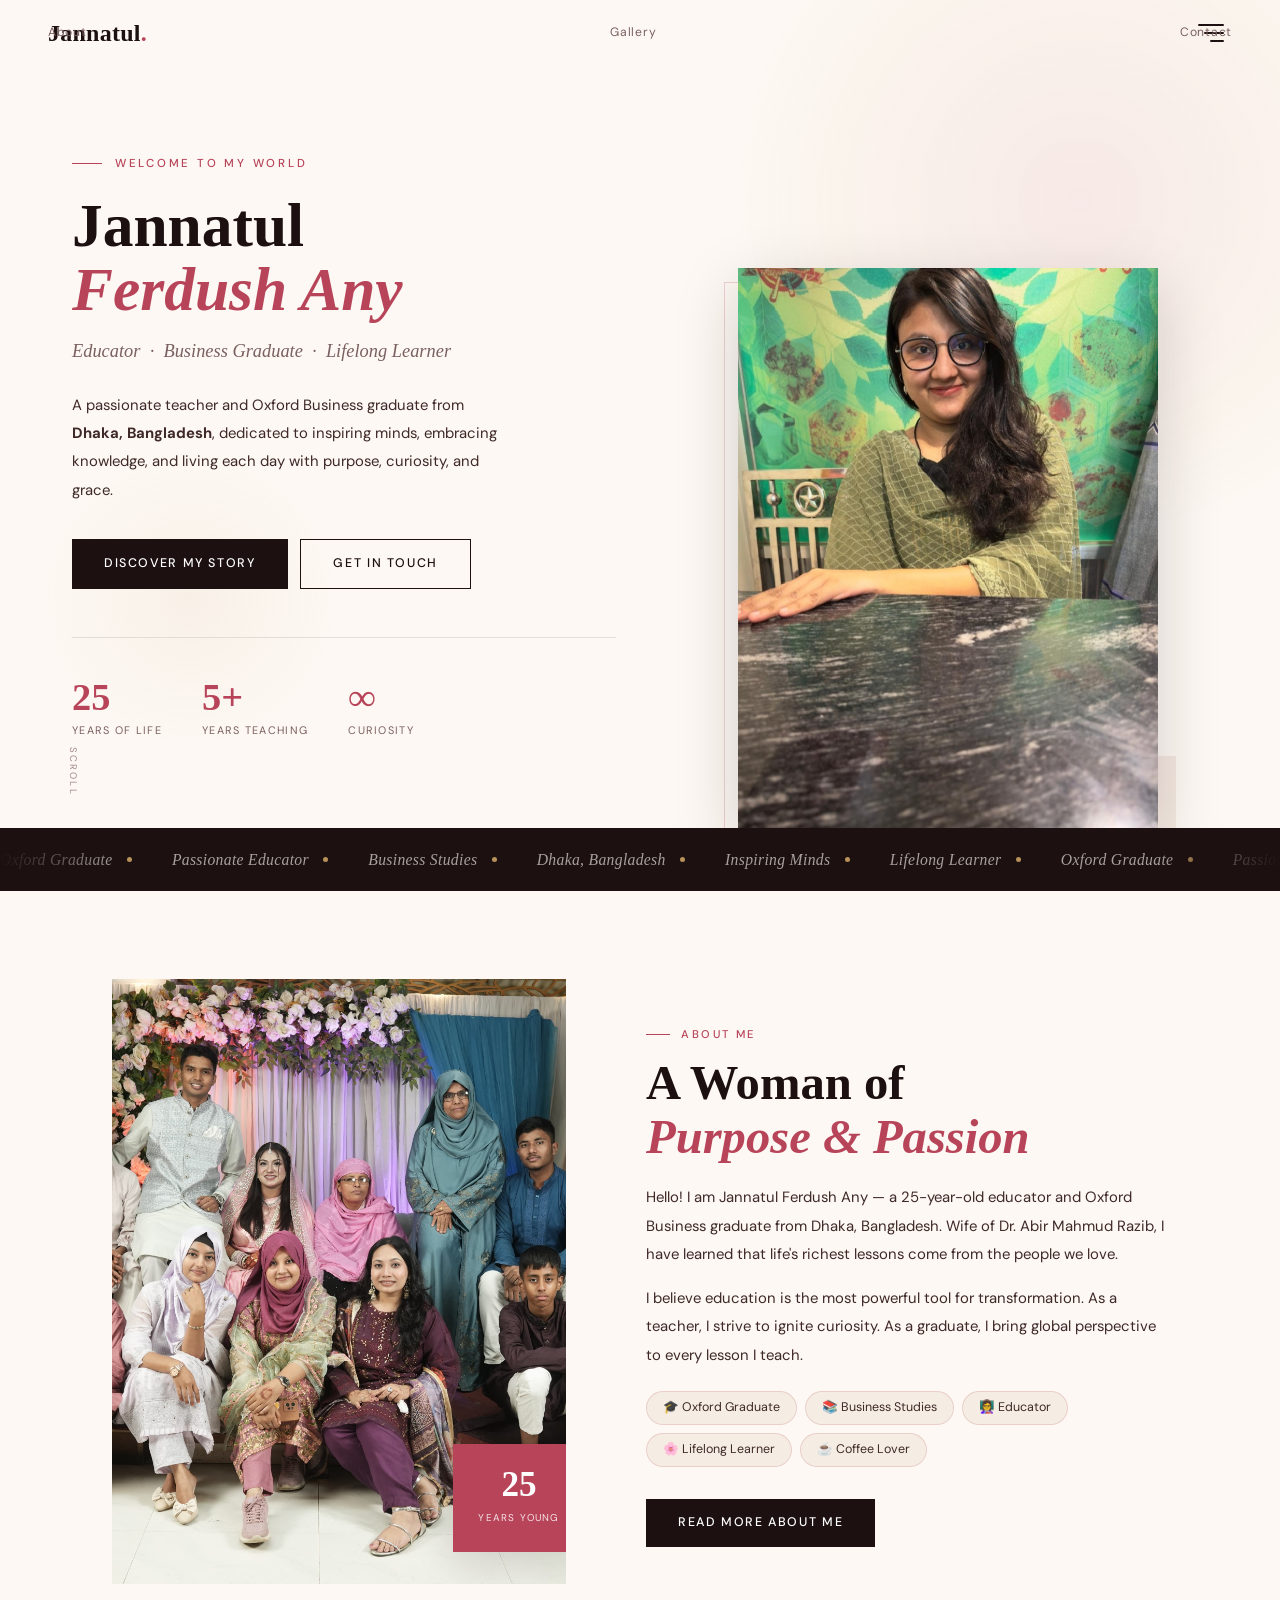
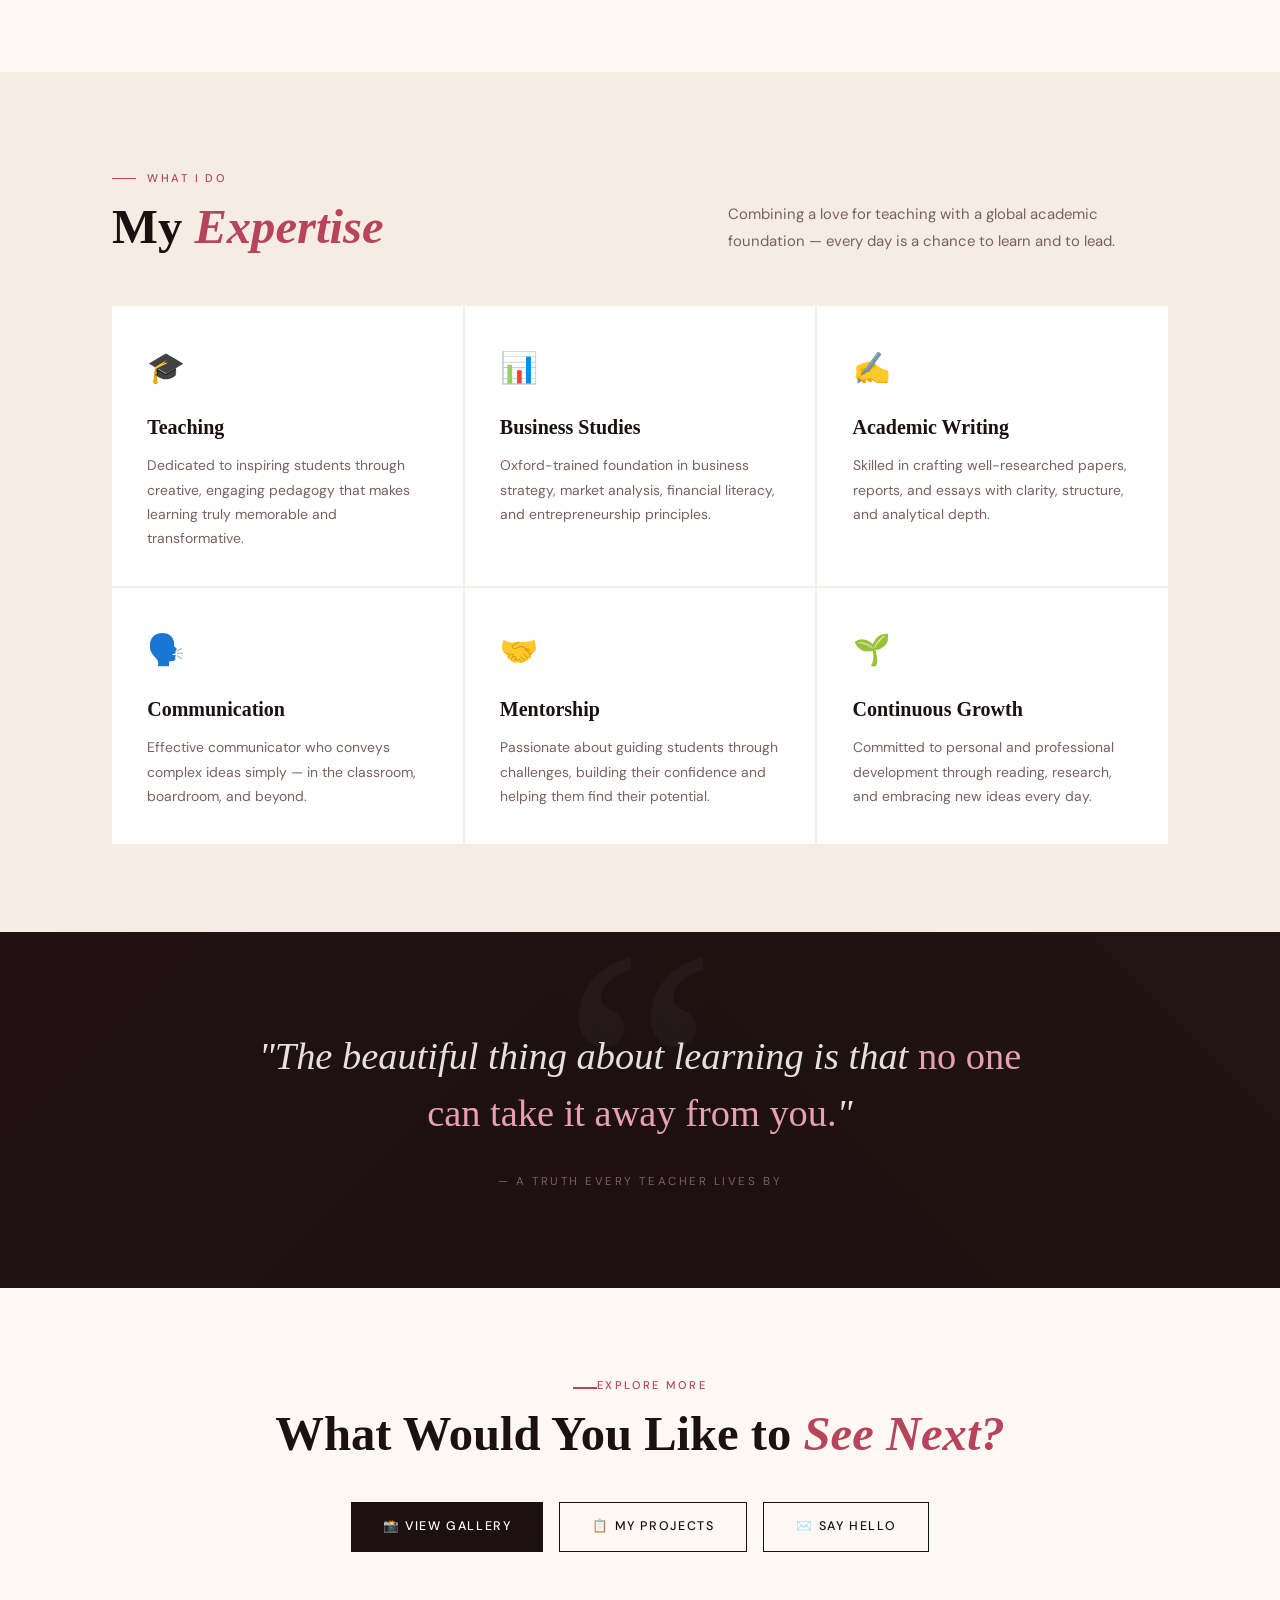
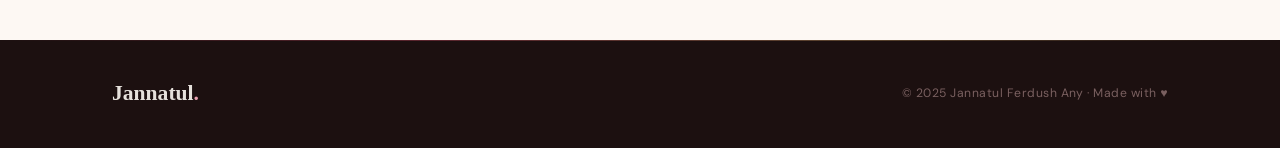
<file: index.html>
<!DOCTYPE html>
<html lang="en">
<head>
  <meta charset="UTF-8"/>
  <meta name="viewport" content="width=device-width, initial-scale=1.0"/>
  <title>Jannatul Ferdush Any</title>
  <meta name="description" content="Personal portfolio of Jannatul Ferdush Any — Educator, Business Graduate & Lifelong Learner from Dhaka, Bangladesh."/>
  <link rel="stylesheet" href="style.css"/>
</head>
<body>

<!-- MENU OVERLAY -->
<div class="nav-overlay">
  <div class="nav-links">
    <a href="index.html">Home</a>
    <a href="about.html">About</a>
    <a href="gallery.html">Gallery</a>
    <a href="project.html">Projects</a>
    <a href="contact.html">Contact</a>
  </div>
  <div class="nav-overlay-socials">
    <a href="https://www.instagram.com/jannatulferdushany052?igsh=MWl2NGdibG82cG94cg==" target="_blank">Instagram</a>
    <a href="mailto:jannatulferdushany052@gmail.com">Email</a>
  </div>
</div>

<!-- NAVBAR -->
<nav>
  <a class="nav-brand" href="index.html">Jannatul<span>.</span></a>
  <div class="hamburger" role="button" aria-label="Open menu">
    <span></span>
    <span></span>
    <span></span>
  </div>
</nav>

<!-- HERO -->
<header class="hero">
  <div class="hero-left">
    <div class="hero-greeting">Welcome to my world</div>
    <h1 class="hero-name">
      Jannatul
      <em>Ferdush Any</em>
    </h1>
    <p class="hero-roles">Educator &nbsp;·&nbsp; Business Graduate &nbsp;·&nbsp; Lifelong Learner</p>
    <p class="hero-desc">
      A passionate teacher and Oxford Business graduate from <strong>Dhaka, Bangladesh</strong>,
      dedicated to inspiring minds, embracing knowledge, and living each day with
      purpose, curiosity, and grace.
    </p>
    <div class="hero-btns">
      <a href="about.html" class="btn btn-dark">Discover My Story</a>
      <a href="contact.html" class="btn btn-outline">Get In Touch</a>
    </div>
    <div class="hero-stats">
      <div>
        <div class="stat-num">25</div>
        <div class="stat-label">Years of Life</div>
      </div>
      <div>
        <div class="stat-num">5+</div>
        <div class="stat-label">Years Teaching</div>
      </div>
      <div>
        <div class="stat-num">&#8734;</div>
        <div class="stat-label">Curiosity</div>
      </div>
    </div>
  </div>

  <div class="hero-right">
    <div class="hero-photo-wrap">
      <!-- Upload your photo as: jan_profile.jpg -->
      <img
        class="hero-photo"
        src="jan_profile.jpg"
        alt="Jannatul Ferdush Any"
        onerror="this.style.minHeight='350px'; this.removeAttribute('onerror');"
      />
    </div>
  </div>

  <div class="hero-scroll">
    <div class="scroll-bar"></div>
    <span>Scroll</span>
  </div>
</header>

<!-- MARQUEE -->
<div class="marquee-strip">
  <div class="marquee-track">
    <div class="marquee-item"><span>Oxford Graduate</span><div class="marquee-dot"></div></div>
    <div class="marquee-item"><span>Passionate Educator</span><div class="marquee-dot"></div></div>
    <div class="marquee-item"><span>Business Studies</span><div class="marquee-dot"></div></div>
    <div class="marquee-item"><span>Dhaka, Bangladesh</span><div class="marquee-dot"></div></div>
    <div class="marquee-item"><span>Inspiring Minds</span><div class="marquee-dot"></div></div>
    <div class="marquee-item"><span>Lifelong Learner</span><div class="marquee-dot"></div></div>
    <!-- duplicate for loop -->
    <div class="marquee-item"><span>Oxford Graduate</span><div class="marquee-dot"></div></div>
    <div class="marquee-item"><span>Passionate Educator</span><div class="marquee-dot"></div></div>
    <div class="marquee-item"><span>Business Studies</span><div class="marquee-dot"></div></div>
    <div class="marquee-item"><span>Dhaka, Bangladesh</span><div class="marquee-dot"></div></div>
    <div class="marquee-item"><span>Inspiring Minds</span><div class="marquee-dot"></div></div>
    <div class="marquee-item"><span>Lifelong Learner</span><div class="marquee-dot"></div></div>
  </div>
</div>

<!-- ABOUT PREVIEW -->
<section>
  <div class="container">
    <div class="about-preview-grid">

      <div class="about-preview-img-wrap reveal">
        <!-- Upload your photo as: jan_about.jpg -->
        <img
          class="about-preview-img"
          src="jan_about.jpg"
          alt="About Jannatul"
          onerror="this.style.minHeight='380px'; this.removeAttribute('onerror');"
        />
        <div class="about-preview-badge">
          <strong>25</strong>
          <small>Years Young</small>
        </div>
      </div>

      <div class="about-preview-content reveal">
        <span class="tag">About Me</span>
        <h2 class="section-title">A Woman of<br><em>Purpose &amp; Passion</em></h2>
        <p>
          Hello! I am Jannatul Ferdush Any — a 25-year-old educator and Oxford Business
          graduate from Dhaka, Bangladesh. Wife of Dr. Abir Mahmud Razib, I have learned
          that life's richest lessons come from the people we love.
        </p>
        <p>
          I believe education is the most powerful tool for transformation. As a teacher,
          I strive to ignite curiosity. As a graduate, I bring global perspective to every
          lesson I teach.
        </p>
        <div class="pills">
          <span class="pill">🎓 Oxford Graduate</span>
          <span class="pill">📚 Business Studies</span>
          <span class="pill">👩‍🏫 Educator</span>
          <span class="pill">🌸 Lifelong Learner</span>
          <span class="pill">☕ Coffee Lover</span>
        </div>
        <a href="about.html" class="btn btn-dark">Read More About Me</a>
      </div>

    </div>
  </div>
</section>

<!-- SKILLS -->
<section class="skills-bg">
  <div class="container">
    <div class="skills-intro">
      <div>
        <span class="tag">What I Do</span>
        <h2 class="section-title">My <em>Expertise</em></h2>
      </div>
      <p>Combining a love for teaching with a global academic foundation — every day is a chance to learn and to lead.</p>
    </div>
    <div class="skills-grid">
      <div class="skill-card reveal">
        <div class="skill-icon">🎓</div>
        <div class="skill-name">Teaching</div>
        <p class="skill-desc">Dedicated to inspiring students through creative, engaging pedagogy that makes learning truly memorable and transformative.</p>
      </div>
      <div class="skill-card reveal">
        <div class="skill-icon">📊</div>
        <div class="skill-name">Business Studies</div>
        <p class="skill-desc">Oxford-trained foundation in business strategy, market analysis, financial literacy, and entrepreneurship principles.</p>
      </div>
      <div class="skill-card reveal">
        <div class="skill-icon">✍️</div>
        <div class="skill-name">Academic Writing</div>
        <p class="skill-desc">Skilled in crafting well-researched papers, reports, and essays with clarity, structure, and analytical depth.</p>
      </div>
      <div class="skill-card reveal">
        <div class="skill-icon">🗣️</div>
        <div class="skill-name">Communication</div>
        <p class="skill-desc">Effective communicator who conveys complex ideas simply — in the classroom, boardroom, and beyond.</p>
      </div>
      <div class="skill-card reveal">
        <div class="skill-icon">🤝</div>
        <div class="skill-name">Mentorship</div>
        <p class="skill-desc">Passionate about guiding students through challenges, building their confidence and helping them find their potential.</p>
      </div>
      <div class="skill-card reveal">
        <div class="skill-icon">🌱</div>
        <div class="skill-name">Continuous Growth</div>
        <p class="skill-desc">Committed to personal and professional development through reading, research, and embracing new ideas every day.</p>
      </div>
    </div>
  </div>
</section>

<!-- QUOTE -->
<div class="quote-section">
  <p class="quote-text">"The beautiful thing about learning is that <em>no one can take it away from you.</em>"</p>
  <p class="quote-author">— A truth every teacher lives by</p>
</div>

<!-- QUICK LINKS -->
<section>
  <div class="container" style="text-align:center;">
    <span class="tag" style="display:block;text-align:center;">Explore More</span>
    <h2 class="section-title" style="margin-bottom:2.5rem;">What Would You Like to <em>See Next?</em></h2>
    <div style="display:flex;justify-content:center;gap:1rem;flex-wrap:wrap;">
      <a href="gallery.html" class="btn btn-dark">📸 View Gallery</a>
      <a href="project.html" class="btn btn-outline">📋 My Projects</a>
      <a href="contact.html" class="btn btn-outline">✉️ Say Hello</a>
    </div>
  </div>
</section>

<!-- FOOTER -->
<footer>
  <div class="container">
    <div class="footer-inner">
      <div class="footer-brand">Jannatul<span>.</span></div>
      <p class="footer-copy">© 2025 Jannatul Ferdush Any · Made with ♥</p>
      <nav class="footer-nav">
        <a href="about.html">About</a>
        <a href="gallery.html">Gallery</a>
        <a href="contact.html">Contact</a>
      </nav>
    </div>
  </div>
</footer>

<script src="script.js"></script>
</body>
</html>
</file>
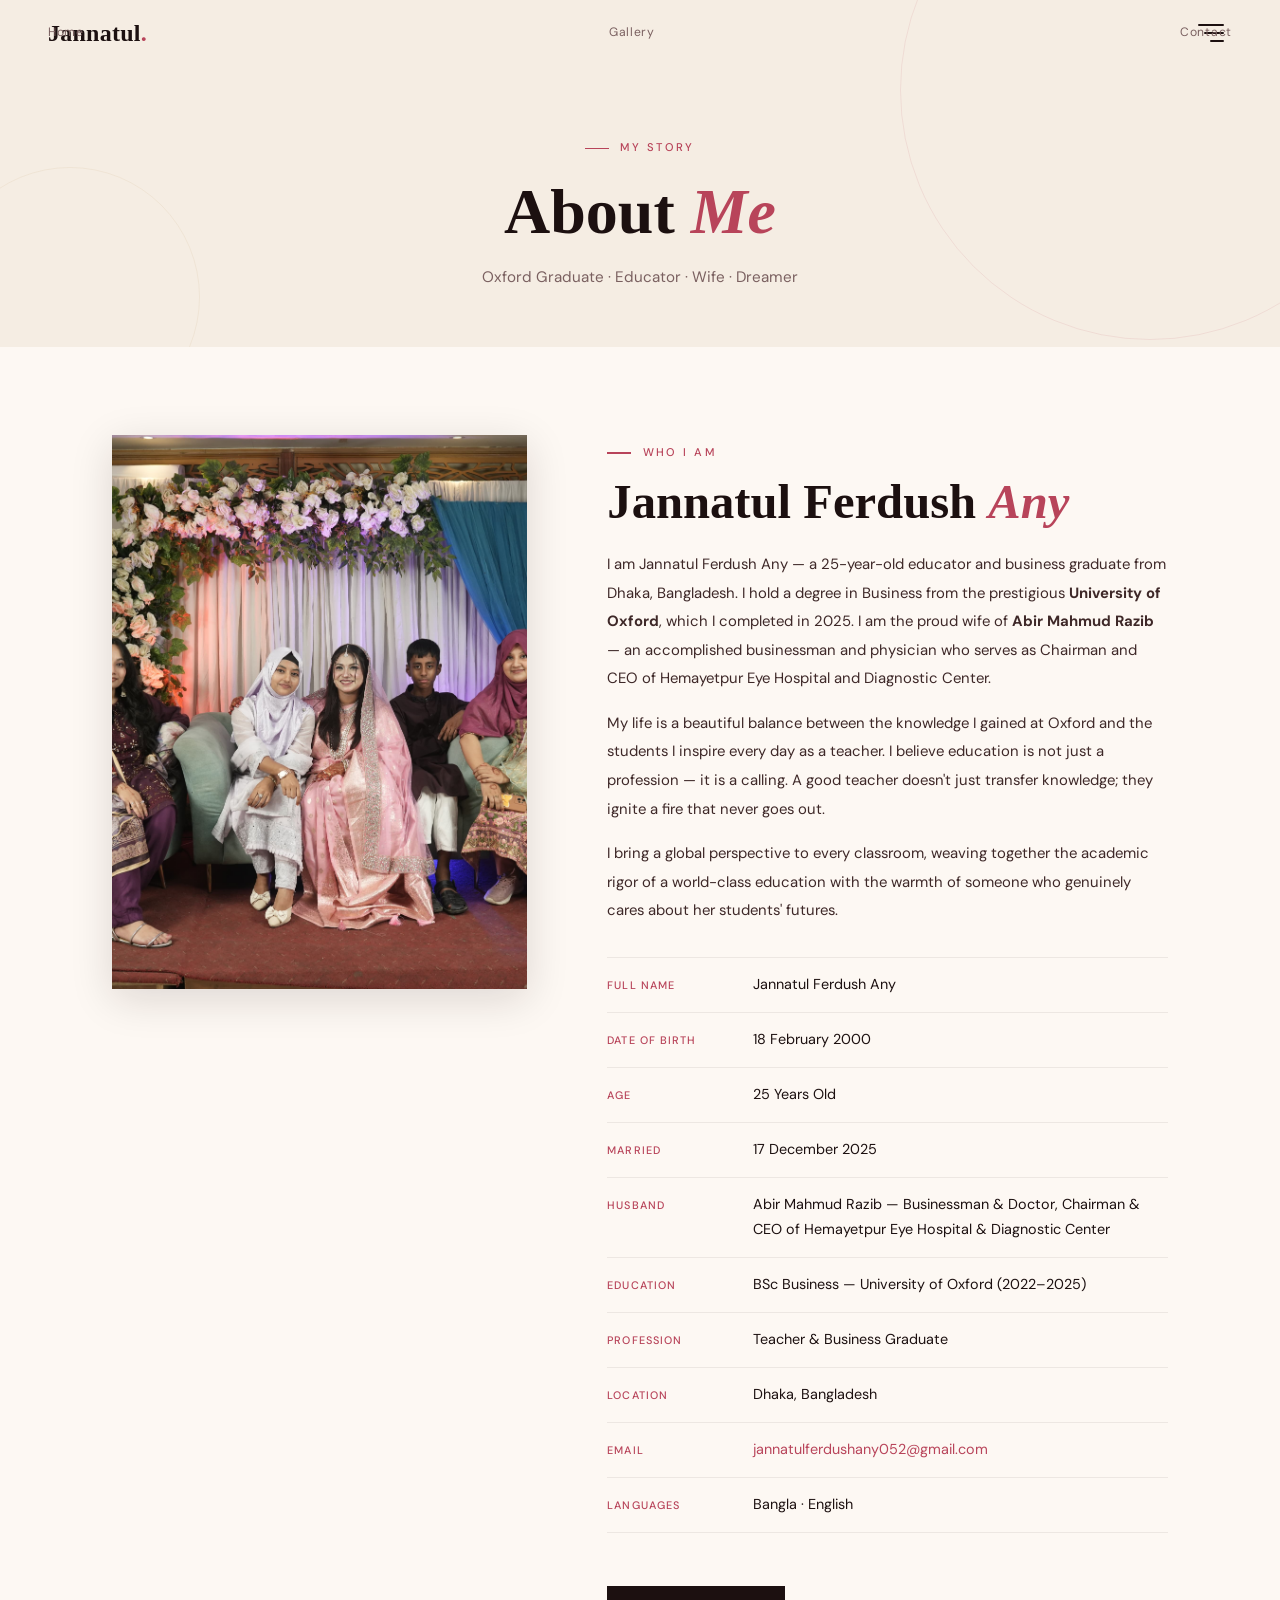
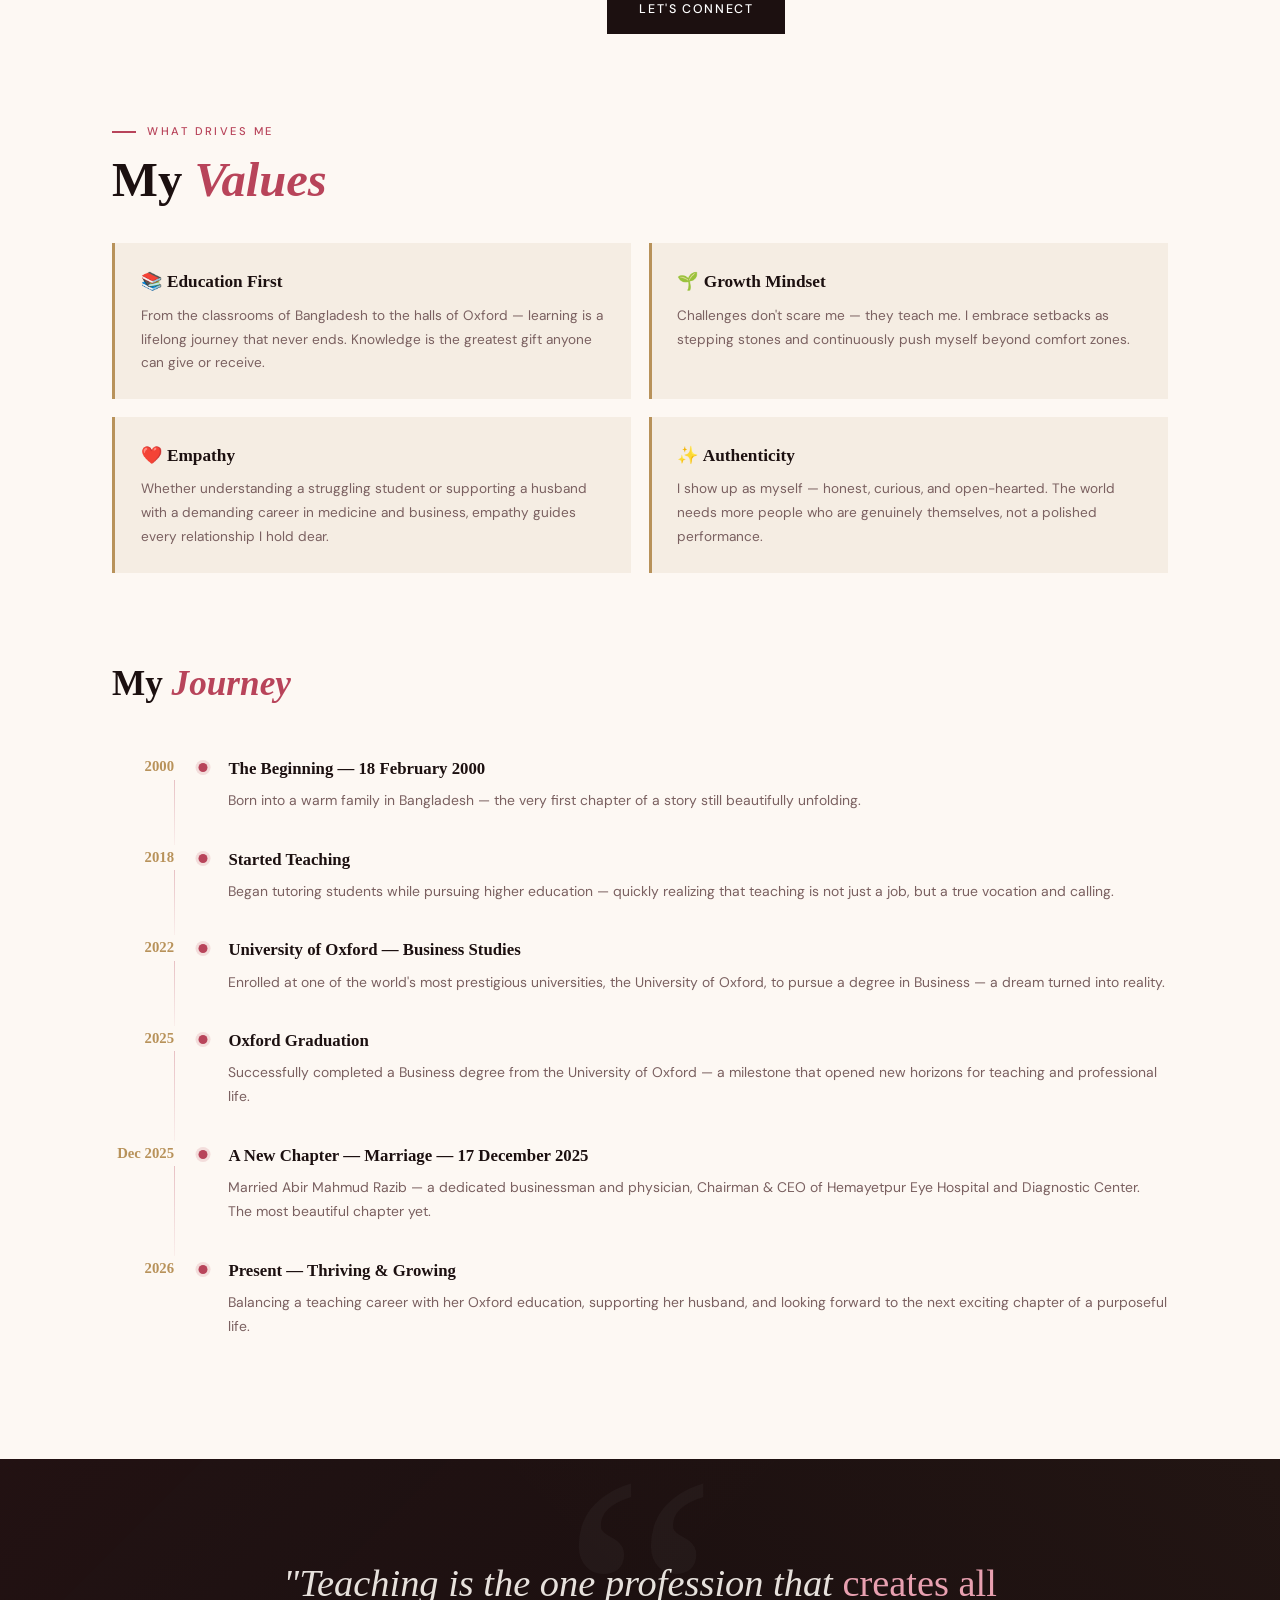
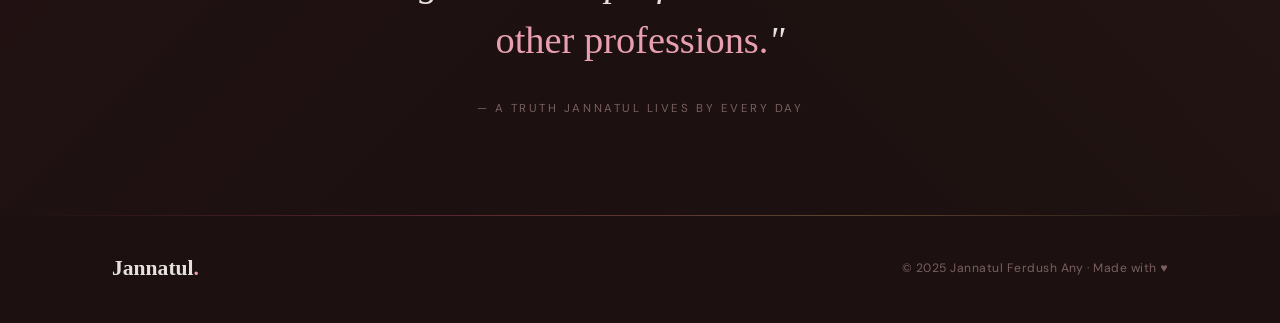
<file: about.html>
<!DOCTYPE html>
<html lang="en">
<head>
  <meta charset="UTF-8"/>
  <meta name="viewport" content="width=device-width, initial-scale=1.0"/>
  <title>About — Jannatul Ferdush Any</title>
  <link rel="stylesheet" href="style.css"/>
</head>
<body>

<div class="nav-overlay">
  <div class="nav-links">
    <a href="index.html">Home</a>
    <a href="about.html">About</a>
    <a href="gallery.html">Gallery</a>
    <a href="project.html">Projects</a>
    <a href="contact.html">Contact</a>
  </div>
  <div class="nav-overlay-socials">
    <a href="https://www.instagram.com/jannatulferdushany052?igsh=MWl2NGdibG82cG94cg==" target="_blank">Instagram</a>
    <a href="mailto:jannatulferdushany052@gmail.com">Email</a>
  </div>
</div>

<nav>
  <a class="nav-brand" href="index.html">Jannatul<span>.</span></a>
  <div class="hamburger" role="button" aria-label="Open menu">
    <span></span><span></span><span></span>
  </div>
</nav>

<div class="page-hero">
  <div class="container">
    <span class="tag">My Story</span>
    <h1 class="section-title" style="font-size:clamp(2.5rem,5vw,4.2rem);margin-top:.4rem;">About <em>Me</em></h1>
    <p>Oxford Graduate · Educator · Wife · Dreamer</p>
  </div>
</div>

<section>
  <div class="container">
    <div class="about-intro">

      <!-- Photo — upload as: jan_about2.jpg -->
      <div>
        <img
          class="about-photo reveal"
          src="jan_about2.jpg"
          alt="Jannatul Ferdush Any"
          onerror="this.style.minHeight='400px'; this.removeAttribute('onerror');"
        />
      </div>

      <div class="about-text">
        <span class="tag">Who I Am</span>
        <h2 class="section-title">Jannatul Ferdush <em>Any</em></h2>
        <p>
          I am Jannatul Ferdush Any — a 25-year-old educator and business graduate
          from Dhaka, Bangladesh. I hold a degree in Business from the prestigious
          <strong>University of Oxford</strong>, which I completed in 2025. I am the
          proud wife of <strong>Abir Mahmud Razib</strong> — an accomplished businessman
          and physician who serves as Chairman and CEO of Hemayetpur Eye Hospital and
          Diagnostic Center.
        </p>
        <p>
          My life is a beautiful balance between the knowledge I gained at Oxford and the
          students I inspire every day as a teacher. I believe education is not just a
          profession — it is a calling. A good teacher doesn't just transfer knowledge;
          they ignite a fire that never goes out.
        </p>
        <p>
          I bring a global perspective to every classroom, weaving together the academic
          rigor of a world-class education with the warmth of someone who genuinely cares
          about her students' futures.
        </p>

        <div class="info-table reveal">
          <div class="info-row">
            <span class="info-key">Full Name</span>
            <span>Jannatul Ferdush Any</span>
          </div>
          <div class="info-row">
            <span class="info-key">Date of Birth</span>
            <span>18 February 2000</span>
          </div>
          <div class="info-row">
            <span class="info-key">Age</span>
            <span>25 Years Old</span>
          </div>
          <div class="info-row">
            <span class="info-key">Married</span>
            <span>17 December 2025</span>
          </div>
          <div class="info-row">
            <span class="info-key">Husband</span>
            <span>Abir Mahmud Razib — Businessman &amp; Doctor, Chairman &amp; CEO of Hemayetpur Eye Hospital &amp; Diagnostic Center</span>
          </div>
          <div class="info-row">
            <span class="info-key">Education</span>
            <span>BSc Business — University of Oxford (2022–2025)</span>
          </div>
          <div class="info-row">
            <span class="info-key">Profession</span>
            <span>Teacher &amp; Business Graduate</span>
          </div>
          <div class="info-row">
            <span class="info-key">Location</span>
            <span>Dhaka, Bangladesh</span>
          </div>
          <div class="info-row">
            <span class="info-key">Email</span>
            <span><a href="mailto:jannatulferdushany052@gmail.com" style="color:var(--rose);">jannatulferdushany052@gmail.com</a></span>
          </div>
          <div class="info-row">
            <span class="info-key">Languages</span>
            <span>Bangla · English</span>
          </div>
        </div>

        <a href="contact.html" class="btn btn-dark" style="margin-top:1.3rem;">Let's Connect</a>
      </div>
    </div>

    <!-- Values -->
    <div style="margin-top:5rem;">
      <span class="tag">What Drives Me</span>
      <h2 class="section-title" style="margin-bottom:1.8rem;">My <em>Values</em></h2>
      <div class="values-grid">
        <div class="value-card reveal">
          <div class="value-title">📚 Education First</div>
          <p class="value-desc">From the classrooms of Bangladesh to the halls of Oxford — learning is a lifelong journey that never ends. Knowledge is the greatest gift anyone can give or receive.</p>
        </div>
        <div class="value-card reveal">
          <div class="value-title">🌱 Growth Mindset</div>
          <p class="value-desc">Challenges don't scare me — they teach me. I embrace setbacks as stepping stones and continuously push myself beyond comfort zones.</p>
        </div>
        <div class="value-card reveal">
          <div class="value-title">❤️ Empathy</div>
          <p class="value-desc">Whether understanding a struggling student or supporting a husband with a demanding career in medicine and business, empathy guides every relationship I hold dear.</p>
        </div>
        <div class="value-card reveal">
          <div class="value-title">✨ Authenticity</div>
          <p class="value-desc">I show up as myself — honest, curious, and open-hearted. The world needs more people who are genuinely themselves, not a polished performance.</p>
        </div>
      </div>
    </div>

    <!-- Timeline -->
    <div class="timeline">
      <h3 class="tl-head">My <em style="font-style:italic;color:var(--rose);">Journey</em></h3>

      <div class="tl-item reveal">
        <div class="tl-year">2000</div>
        <div class="tl-body">
          <h4>The Beginning — 18 February 2000</h4>
          <p>Born into a warm family in Bangladesh — the very first chapter of a story still beautifully unfolding.</p>
        </div>
      </div>
      <div class="tl-item reveal">
        <div class="tl-year">2018</div>
        <div class="tl-body">
          <h4>Started Teaching</h4>
          <p>Began tutoring students while pursuing higher education — quickly realizing that teaching is not just a job, but a true vocation and calling.</p>
        </div>
      </div>
      <div class="tl-item reveal">
        <div class="tl-year">2022</div>
        <div class="tl-body">
          <h4>University of Oxford — Business Studies</h4>
          <p>Enrolled at one of the world's most prestigious universities, the University of Oxford, to pursue a degree in Business — a dream turned into reality.</p>
        </div>
      </div>
      <div class="tl-item reveal">
        <div class="tl-year">2025</div>
        <div class="tl-body">
          <h4>Oxford Graduation</h4>
          <p>Successfully completed a Business degree from the University of Oxford — a milestone that opened new horizons for teaching and professional life.</p>
        </div>
      </div>
      <div class="tl-item reveal">
        <div class="tl-year">Dec 2025</div>
        <div class="tl-body">
          <h4>A New Chapter — Marriage — 17 December 2025</h4>
          <p>Married Abir Mahmud Razib — a dedicated businessman and physician, Chairman &amp; CEO of Hemayetpur Eye Hospital and Diagnostic Center. The most beautiful chapter yet.</p>
        </div>
      </div>
      <div class="tl-item reveal">
        <div class="tl-year">2026</div>
        <div class="tl-body">
          <h4>Present — Thriving &amp; Growing</h4>
          <p>Balancing a teaching career with her Oxford education, supporting her husband, and looking forward to the next exciting chapter of a purposeful life.</p>
        </div>
      </div>
    </div>

  </div>
</section>

<div class="quote-section">
  <p class="quote-text">"Teaching is the one profession that <em>creates all other professions.</em>"</p>
  <p class="quote-author">— A truth Jannatul lives by every day</p>
</div>

<footer>
  <div class="container">
    <div class="footer-inner">
      <div class="footer-brand">Jannatul<span>.</span></div>
      <p class="footer-copy">© 2025 Jannatul Ferdush Any · Made with ♥</p>
      <nav class="footer-nav">
        <a href="index.html">Home</a>
        <a href="gallery.html">Gallery</a>
        <a href="contact.html">Contact</a>
      </nav>
    </div>
  </div>
</footer>

<script src="script.js"></script>
</body>
</html>
</file>
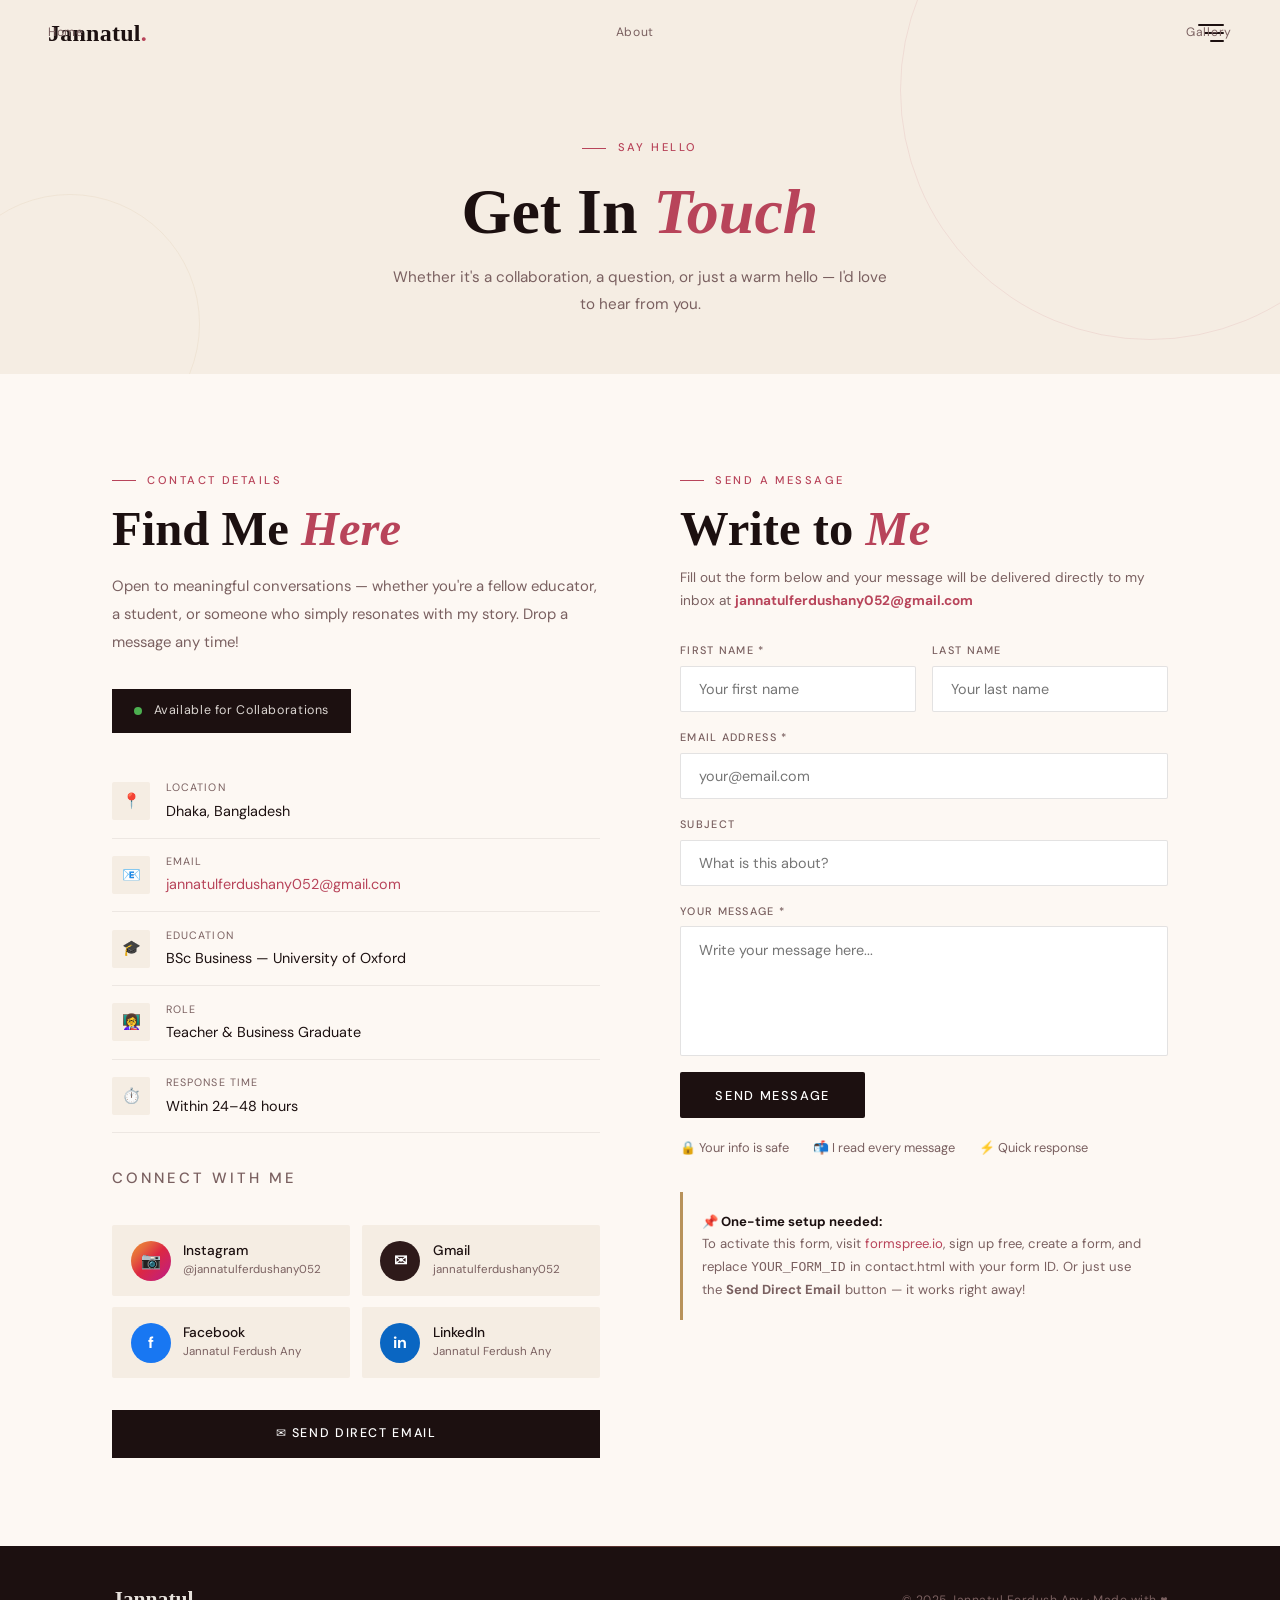
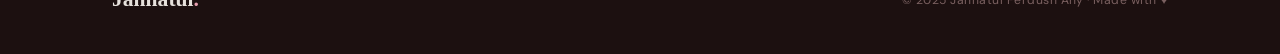
<file: contact.html>
<!DOCTYPE html>
<html lang="en">
<head>
  <meta charset="UTF-8"/>
  <meta name="viewport" content="width=device-width, initial-scale=1.0"/>
  <title>Contact — Jannatul Ferdush Any</title>
  <link rel="stylesheet" href="style.css"/>
</head>
<body>

<div class="nav-overlay">
  <div class="nav-links">
    <a href="index.html">Home</a>
    <a href="about.html">About</a>
    <a href="gallery.html">Gallery</a>
    <a href="project.html">Projects</a>
    <a href="contact.html">Contact</a>
  </div>
  <div class="nav-overlay-socials">
    <a href="https://www.instagram.com/jannatulferdushany052?igsh=MWl2NGdibG82cG94cg==" target="_blank">Instagram</a>
    <a href="mailto:jannatulferdushany052@gmail.com">Email</a>
  </div>
</div>

<nav>
  <a class="nav-brand" href="index.html">Jannatul<span>.</span></a>
  <div class="hamburger" role="button" aria-label="Open menu">
    <span></span><span></span><span></span>
  </div>
</nav>

<div class="page-hero">
  <div class="container">
    <span class="tag">Say Hello</span>
    <h1 class="section-title" style="font-size:clamp(2.5rem,5vw,4.2rem);margin-top:.4rem;">Get In <em>Touch</em></h1>
    <p>Whether it's a collaboration, a question, or just a warm hello — I'd love to hear from you.</p>
  </div>
</div>

<section>
  <div class="container">
    <div class="contact-layout">

      <!-- LEFT: Info & Social -->
      <div class="contact-info reveal">
        <span class="tag">Contact Details</span>
        <h2 class="section-title">Find Me <em>Here</em></h2>
        <p>
          Open to meaningful conversations — whether you're a fellow educator, a student,
          or someone who simply resonates with my story. Drop a message any time!
        </p>

        <div class="status-pill">
          <div class="status-dot"></div>
          Available for Collaborations
        </div>

        <div class="c-details">
          <div class="c-row">
            <div class="c-icon">📍</div>
            <div>
              <div class="c-label">Location</div>
              <div class="c-val">Dhaka, Bangladesh</div>
            </div>
          </div>
          <div class="c-row">
            <div class="c-icon">📧</div>
            <div>
              <div class="c-label">Email</div>
              <div class="c-val">
                <a href="mailto:jannatulferdushany052@gmail.com">jannatulferdushany052@gmail.com</a>
              </div>
            </div>
          </div>
          <div class="c-row">
            <div class="c-icon">🎓</div>
            <div>
              <div class="c-label">Education</div>
              <div class="c-val">BSc Business — University of Oxford</div>
            </div>
          </div>
          <div class="c-row">
            <div class="c-icon">👩‍🏫</div>
            <div>
              <div class="c-label">Role</div>
              <div class="c-val">Teacher &amp; Business Graduate</div>
            </div>
          </div>
          <div class="c-row">
            <div class="c-icon">⏱️</div>
            <div>
              <div class="c-label">Response Time</div>
              <div class="c-val">Within 24–48 hours</div>
            </div>
          </div>
        </div>

        <!-- Social Links -->
        <p class="social-section-title">Connect With Me</p>
        <div class="social-grid">

          <!-- Instagram -->
          <a href="https://www.instagram.com/jannatulferdushany052?igsh=MWl2NGdibG82cG94cg==" target="_blank" class="social-card">
            <i class="s-icon s-ig">&#128247;</i>
            <div>
              <div class="s-name">Instagram</div>
              <div class="s-handle">@jannatulferdushany052</div>
            </div>
          </a>

          <!-- Email -->
          <a href="mailto:jannatulferdushany052@gmail.com" class="social-card">
            <i class="s-icon s-em">✉</i>
            <div>
              <div class="s-name">Gmail</div>
              <div class="s-handle">jannatulferdushany052</div>
            </div>
          </a>

          <!-- Facebook — replace # with your URL -->
          <a href="#" target="_blank" class="social-card">
            <i class="s-icon s-fb">f</i>
            <div>
              <div class="s-name">Facebook</div>
              <div class="s-handle">Jannatul Ferdush Any</div>
            </div>
          </a>

          <!-- LinkedIn — replace # with your URL -->
          <a href="#" target="_blank" class="social-card">
            <i class="s-icon s-li">in</i>
            <div>
              <div class="s-name">LinkedIn</div>
              <div class="s-handle">Jannatul Ferdush Any</div>
            </div>
          </a>

        </div>

        <!-- Direct email button -->
        <a href="mailto:jannatulferdushany052@gmail.com" class="btn btn-dark" style="width:100%;justify-content:center;margin-top:.5rem;">
          ✉ Send Direct Email
        </a>
      </div>

      <!-- RIGHT: Contact Form -->
      <div class="reveal">
        <span class="tag">Send a Message</span>
        <h2 class="section-title" style="margin-bottom:.6rem;">Write to <em>Me</em></h2>

        <p style="font-size:.85rem;color:var(--mid);margin-bottom:1.8rem;line-height:1.7;">
          Fill out the form below and your message will be delivered directly to my inbox at
          <strong style="color:var(--rose);">jannatulferdushany052@gmail.com</strong>
        </p>

        <!--
          HOW THE FORM WORKS:
          1. Go to https://formspree.io
          2. Sign up free with jannatulferdushany052@gmail.com
          3. Create a new form → copy your form ID (looks like: xpzgkwab)
          4. Replace "YOUR_FORM_ID" below with that ID
          Example: action="https://formspree.io/f/xpzgkwab"

          Until then, use the "Send Direct Email" button on the left.
        -->
        <form
          class="contact-form"
          action="https://formspree.io/f/YOUR_FORM_ID"
          method="POST"
        >
          <!-- Hidden field so Formspree knows where to send -->
          <input type="hidden" name="_replyto" value="jannatulferdushany052@gmail.com"/>
          <input type="hidden" name="_subject" value="New message from your portfolio website"/>

          <div class="form-row">
            <div class="form-group">
              <label for="fname">First Name *</label>
              <input type="text" id="fname" name="first_name" placeholder="Your first name" required/>
            </div>
            <div class="form-group">
              <label for="lname">Last Name</label>
              <input type="text" id="lname" name="last_name" placeholder="Your last name"/>
            </div>
          </div>
          <div class="form-group">
            <label for="email">Email Address *</label>
            <input type="email" id="email" name="email" placeholder="your@email.com" required/>
          </div>
          <div class="form-group">
            <label for="subject">Subject</label>
            <input type="text" id="subject" name="subject" placeholder="What is this about?"/>
          </div>
          <div class="form-group">
            <label for="msg">Your Message *</label>
            <textarea id="msg" name="message" placeholder="Write your message here..." required></textarea>
          </div>
          <button type="submit" class="form-submit">Send Message</button>
        </form>

        <div style="margin-top:1.2rem;display:flex;gap:1.5rem;flex-wrap:wrap;">
          <span style="font-size:.8rem;color:var(--mid);">🔒 Your info is safe</span>
          <span style="font-size:.8rem;color:var(--mid);">📬 I read every message</span>
          <span style="font-size:.8rem;color:var(--mid);">⚡ Quick response</span>
        </div>

        <!-- Formspree setup note (can delete after setup) -->
        <div style="margin-top:2rem;padding:1.2rem;background:var(--cream2);border-left:3px solid var(--gold);font-size:.82rem;color:var(--mid);line-height:1.7;">
          <strong style="color:var(--dark);">📌 One-time setup needed:</strong><br/>
          To activate this form, visit <a href="https://formspree.io" target="_blank" style="color:var(--rose);">formspree.io</a>,
          sign up free, create a form, and replace <code>YOUR_FORM_ID</code> in contact.html with your form ID.
          Or just use the <strong>Send Direct Email</strong> button — it works right away!
        </div>
      </div>

    </div>
  </div>
</section>

<footer>
  <div class="container">
    <div class="footer-inner">
      <div class="footer-brand">Jannatul<span>.</span></div>
      <p class="footer-copy">© 2025 Jannatul Ferdush Any · Made with ♥</p>
      <nav class="footer-nav">
        <a href="index.html">Home</a>
        <a href="about.html">About</a>
        <a href="gallery.html">Gallery</a>
      </nav>
    </div>
  </div>
</footer>

<script src="script.js"></script>
</body>
</html>
</file>
<file: style.css>
/* ================================================================
   JANNATUL FERDUSH ANY — style.css
   Theme : Warm Rose · Cream Gold · Dark Plum
   Fonts : Cormorant Garant (display) + DM Sans (body)
   ================================================================ */

@import url('https://fonts.googleapis.com/css2?family=Cormorant+Garant:ital,wght@0,300;0,400;0,500;0,600;0,700;1,300;1,400;1,500;1,600&family=DM+Sans:opsz,wght@9..40,300;9..40,400;9..40,500;9..40,600&display=swap');

/* ── DESIGN TOKENS ── */
:root {
  --cream:        #FDF8F3;
  --cream-2:      #F5EDE3;
  --cream-3:      #EDE0D0;
  --rose:         #B8445A;
  --rose-mid:     #CC6278;
  --rose-light:   #E8A0B0;
  --rose-pale:    #F9EEF1;
  --gold:         #B8925A;
  --gold-light:   #D4AE7A;
  --gold-pale:    #F5ECD9;
  --dark:         #1C1010;
  --dark-2:       #2E1A1A;
  --dark-3:       #3E2828;
  --mid:          #7A6060;
  --mid-light:    #A08888;
  --white:        #FFFFFF;
  --font-display: 'Cormorant Garant','Georgia',serif;
  --font-body:    'DM Sans','Helvetica Neue',sans-serif;
  --nav-h:   66px;
  --shadow-sm:  0 4px 16px rgba(28,16,16,.09);
  --shadow:     0 10px 40px rgba(28,16,16,.14);
  --shadow-lg:  0 20px 60px rgba(28,16,16,.18);
  --ease:       cubic-bezier(.25,.46,.45,.94);
  --ease-spring:cubic-bezier(.34,1.56,.64,1);
  --ease-out:   cubic-bezier(.215,.61,.355,1);
  --r: 2px;
}

/* ── RESET ── */
*,*::before,*::after{box-sizing:border-box;margin:0;padding:0}
html{font-size:16px;scroll-behavior:smooth;-webkit-text-size-adjust:100%}
body{font-family:var(--font-body);font-weight:400;line-height:1.75;color:var(--dark);background:var(--cream);overflow-x:hidden;-webkit-font-smoothing:antialiased;animation:pageReveal .6s var(--ease) both}
@keyframes pageReveal{from{opacity:0;transform:translateY(12px)}to{opacity:1;transform:translateY(0)}}
body.no-scroll{overflow:hidden}
a{color:inherit;text-decoration:none}
img{max-width:100%;height:auto;display:block}
ul,ol{list-style:none}
button{font-family:inherit}
::-webkit-scrollbar{width:5px}
::-webkit-scrollbar-track{background:var(--cream)}
::-webkit-scrollbar-thumb{background:linear-gradient(to bottom,var(--rose-light),var(--gold-light));border-radius:6px}

/* ── SCROLL PROGRESS ── */
.scroll-progress{position:fixed;top:0;left:0;height:3px;width:0%;background:linear-gradient(90deg,var(--rose),var(--gold));z-index:9999;transition:width .1s linear;pointer-events:none}

/* ── NAVBAR ── */
nav{position:fixed;top:0;left:0;right:0;height:var(--nav-h);display:flex;align-items:center;justify-content:space-between;padding:0 3rem;z-index:800;transition:background .45s var(--ease),box-shadow .45s var(--ease),height .35s var(--ease)}
nav.scrolled{height:calc(var(--nav-h) - 10px);background:rgba(253,248,243,.97);backdrop-filter:blur(14px) saturate(180%);-webkit-backdrop-filter:blur(14px) saturate(180%);box-shadow:0 1px 0 rgba(184,68,90,.08),var(--shadow-sm)}
.nav-brand{font-family:var(--font-display);font-size:1.5rem;font-weight:700;color:var(--dark);letter-spacing:.01em;transition:color .3s}
.nav-brand span{color:var(--rose)}
.nav-brand:hover{color:var(--rose)}

/* ── HAMBURGER ── */
.hamburger{position:relative;z-index:1100;display:flex;flex-direction:column;justify-content:center;align-items:flex-end;gap:6px;width:44px;height:44px;padding:8px;cursor:pointer;background:transparent;border:none;outline:none;-webkit-tap-highlight-color:transparent;user-select:none;-webkit-user-select:none}
.hamburger span{display:block;height:2px;background:var(--dark);border-radius:2px;transform-origin:right center;transition:width .38s var(--ease),transform .38s var(--ease),opacity .28s var(--ease),background .28s var(--ease);pointer-events:none}
.hamburger span:nth-child(1){width:26px}
.hamburger span:nth-child(2){width:20px}
.hamburger span:nth-child(3){width:14px}
.hamburger:hover span:nth-child(1),.hamburger:hover span:nth-child(2),.hamburger:hover span:nth-child(3){width:26px}
.hamburger.is-open span{background:#ffffff;width:24px}
.hamburger.is-open span:nth-child(1){transform:translateY(8px) rotate(45deg)}
.hamburger.is-open span:nth-child(2){opacity:0;transform:scaleX(0)}
.hamburger.is-open span:nth-child(3){transform:translateY(-8px) rotate(-45deg)}

/* ── OVERLAY MENU ── */
.nav-overlay{position:fixed;inset:0;z-index:1000;display:flex;flex-direction:column;align-items:center;justify-content:center;background:var(--dark);visibility:hidden;opacity:0;pointer-events:none;transition:opacity .45s var(--ease),visibility 0s linear .45s}
.nav-overlay::before{content:'';position:absolute;width:600px;height:600px;border-radius:50%;background:radial-gradient(circle,rgba(184,68,90,.12) 0%,transparent 70%);top:-150px;right:-150px;pointer-events:none;animation:blobP 6s ease-in-out infinite}
.nav-overlay::after{content:'';position:absolute;width:400px;height:400px;border-radius:50%;background:radial-gradient(circle,rgba(184,146,90,.08) 0%,transparent 70%);bottom:-100px;left:-100px;pointer-events:none;animation:blobP 8s ease-in-out infinite reverse}
@keyframes blobP{0%,100%{transform:scale(1)}50%{transform:scale(1.15)}}
.nav-overlay.is-open{visibility:visible;opacity:1;pointer-events:all;transition:opacity .45s var(--ease),visibility 0s linear 0s}

.nav-links{display:flex;flex-direction:column;align-items:center;gap:.5rem;position:relative;z-index:1}
.nav-links a{font-family:var(--font-display);font-size:clamp(2.6rem,5.5vw,4.2rem);font-weight:300;color:rgba(253,248,243,.5);letter-spacing:.02em;line-height:1.2;position:relative;overflow:hidden;display:inline-block;opacity:0;transform:translateY(28px) skewY(2deg);transition:color .35s var(--ease),opacity .5s var(--ease),transform .5s var(--ease-out)}
.nav-links a::after{content:'';position:absolute;bottom:2px;left:0;width:0;height:1px;background:linear-gradient(90deg,var(--rose-light),var(--gold-light));transition:width .4s var(--ease)}
.nav-links a:hover{color:#fff}
.nav-links a:hover::after{width:100%}
.nav-links a.nav-active{color:var(--rose-light)}
.nav-overlay.is-open .nav-links a{opacity:1;transform:translateY(0) skewY(0deg)}

.nav-overlay-socials{display:flex;align-items:center;gap:2rem;margin-top:2.5rem;position:relative;z-index:1;opacity:0;transform:translateY(16px);transition:opacity .5s var(--ease) .38s,transform .5s var(--ease) .38s}
.nav-overlay.is-open .nav-overlay-socials{opacity:1;transform:translateY(0)}
.nav-overlay-socials a{font-size:.72rem;letter-spacing:.18em;text-transform:uppercase;color:var(--mid);transition:color .3s}
.nav-overlay-socials a:hover{color:var(--rose-light)}
.nav-overlay-socials .dot{width:3px;height:3px;border-radius:50%;background:#3E2828}

/* ── LAYOUT ── */
.container{max-width:1120px;margin:0 auto;padding:0 2rem}
section{padding:5.5rem 0}
.tag{display:inline-flex;align-items:center;gap:.7rem;font-family:var(--font-body);font-size:.7rem;font-weight:500;letter-spacing:.22em;text-transform:uppercase;color:var(--rose);margin-bottom:.8rem}
.tag::before{content:'';display:inline-block;width:24px;height:1.5px;background:currentColor;flex-shrink:0}
.section-title{font-family:var(--font-display);font-size:clamp(2rem,3.8vw,3.4rem);font-weight:600;line-height:1.1;color:var(--dark)}
.section-title em{font-style:italic;color:var(--rose)}

/* ── BUTTONS ── */
.btn{display:inline-flex;align-items:center;justify-content:center;gap:.5rem;padding:.82rem 2rem;font-family:var(--font-body);font-size:.78rem;font-weight:500;letter-spacing:.13em;text-transform:uppercase;border:none;cursor:pointer;position:relative;overflow:hidden;transition:color .3s var(--ease),box-shadow .3s var(--ease);-webkit-tap-highlight-color:transparent}
.btn::before{content:'';position:absolute;inset:0;transform:translateX(-101%);transition:transform .4s var(--ease)}
.btn:hover::before{transform:translateX(0)}
.btn>*{position:relative;z-index:1}
.btn-dark{background:var(--dark);color:#fff}
.btn-dark::before{background:var(--rose)}
.btn-dark:hover{color:#fff;box-shadow:var(--shadow-sm)}
.btn-outline{background:transparent;color:var(--dark);border:1.5px solid var(--dark)}
.btn-outline::before{background:var(--dark)}
.btn-outline:hover{color:#fff}

/* ── REVEAL ── */
.reveal{opacity:0;transform:translateY(30px);transition:opacity .7s var(--ease-out),transform .7s var(--ease-out)}
.reveal.visible{opacity:1;transform:translateY(0)}

/* ── PAGE HERO ── */
.page-hero{padding-top:calc(var(--nav-h) + 4rem);padding-bottom:3.5rem;background:var(--cream-2);text-align:center;position:relative;overflow:hidden}
.page-hero::before{content:'';position:absolute;width:500px;height:500px;border-radius:50%;border:1px solid rgba(184,68,90,.1);top:-160px;right:-120px;pointer-events:none}
.page-hero::after{content:'';position:absolute;width:260px;height:260px;border-radius:50%;border:1px solid rgba(184,146,90,.1);bottom:-80px;left:-60px;pointer-events:none}
.page-hero .section-title{font-size:clamp(2.6rem,5vw,4.5rem);margin-top:.4rem}
.page-hero p{margin-top:1rem;color:var(--mid);font-size:.95rem;max-width:500px;margin-left:auto;margin-right:auto;line-height:1.8}

/* ── HERO ── */
.hero{min-height:92vh;padding-top:var(--nav-h);display:grid;grid-template-columns:1.05fr 1fr;position:relative;overflow:hidden}
.hero::before{content:'';position:absolute;width:700px;height:700px;border-radius:50%;background:radial-gradient(circle,rgba(184,68,90,.08) 0%,rgba(184,146,90,.04) 50%,transparent 70%);top:-150px;right:-150px;pointer-events:none;animation:heroBlob 10s ease-in-out infinite}
.hero::after{content:'';position:absolute;width:300px;height:300px;border-radius:50%;background:radial-gradient(circle,rgba(184,146,90,.07) 0%,transparent 70%);bottom:80px;left:40px;pointer-events:none;animation:heroBlob 8s ease-in-out infinite reverse}
@keyframes heroBlob{0%,100%{transform:translate(0,0) scale(1)}33%{transform:translate(20px,-15px) scale(1.05)}66%{transform:translate(-10px,20px) scale(.97)}}

.hero-left{display:flex;flex-direction:column;justify-content:center;padding:3.5rem 2.5rem 3.5rem 4.5rem;position:relative;z-index:2}
.hero-greeting{display:flex;align-items:center;gap:.8rem;font-size:.72rem;font-weight:500;letter-spacing:.24em;text-transform:uppercase;color:var(--rose);margin-bottom:1.2rem;opacity:0;animation:slideUp .7s var(--ease-out) .3s forwards}
.hero-greeting::before{content:'';width:30px;height:1.5px;background:currentColor;flex-shrink:0}
.hero-name{font-family:var(--font-display);font-size:clamp(2.8rem,4.8vw,5rem);font-weight:600;line-height:1.05;color:var(--dark);margin-bottom:.8rem;opacity:0;animation:slideUp .7s var(--ease-out) .45s forwards}
.hero-name em{display:block;font-style:italic;color:var(--rose)}
.hero-roles{font-family:var(--font-display);font-size:1.15rem;font-style:italic;font-weight:300;color:var(--mid);margin-bottom:1.5rem;opacity:0;animation:slideUp .7s var(--ease-out) .6s forwards}
.hero-desc{font-size:.93rem;color:var(--dark-3);line-height:1.9;max-width:430px;margin-bottom:2.2rem;opacity:0;animation:slideUp .7s var(--ease-out) .75s forwards}
.hero-btns{display:flex;gap:.8rem;flex-wrap:wrap;opacity:0;animation:slideUp .7s var(--ease-out) .9s forwards}
.hero-stats{display:flex;gap:2.5rem;margin-top:3rem;padding-top:2.5rem;border-top:1px solid rgba(28,16,16,.1);opacity:0;animation:slideUp .7s var(--ease-out) 1.05s forwards}
.stat-num{font-family:var(--font-display);font-size:2.4rem;font-weight:700;line-height:1;color:var(--rose);display:block}
.stat-label{font-size:.68rem;letter-spacing:.12em;text-transform:uppercase;color:var(--mid);margin-top:.3rem}
@keyframes slideUp{from{opacity:0;transform:translateY(22px)}to{opacity:1;transform:translateY(0)}}

.hero-right{display:flex;align-items:flex-end;justify-content:center;padding:3rem 4rem 0 1.5rem;position:relative;z-index:2}
.hero-photo-wrap{position:relative;width:100%;max-width:420px}
.hero-photo-wrap::before{content:'';position:absolute;inset:14px 14px -14px -14px;border:1.5px solid rgba(184,68,90,.22);z-index:-1;transition:inset .4s var(--ease)}
.hero-photo-wrap::after{content:'';position:absolute;bottom:-18px;right:-18px;width:90px;height:90px;background:linear-gradient(135deg,var(--rose),var(--gold));opacity:.12;z-index:-1}
.hero-photo-wrap:hover::before{inset:8px 8px -8px -8px}
.hero-photo{width:100%;aspect-ratio:3/4;object-fit:cover;object-position:center top;display:block;box-shadow:var(--shadow-lg);background:var(--cream-2);transition:transform .6s var(--ease)}
.hero-photo-wrap:hover .hero-photo{transform:scale(1.01)}

.hero-scroll{position:absolute;bottom:2rem;left:4rem;display:flex;flex-direction:column;align-items:center;gap:.6rem;z-index:5}
.hero-scroll span{font-size:.6rem;letter-spacing:.22em;text-transform:uppercase;color:var(--mid-light);writing-mode:vertical-rl}
.scroll-line{width:1.5px;height:55px;background:linear-gradient(to bottom,var(--rose),transparent);animation:scrollP 2.2s ease-in-out infinite}
@keyframes scrollP{0%,100%{opacity:1}50%{opacity:.3}}

/* ── MARQUEE ── */
.marquee-strip{background:var(--dark);padding:1.1rem 0;overflow:hidden;white-space:nowrap;position:relative}
.marquee-strip::before,.marquee-strip::after{content:'';position:absolute;top:0;bottom:0;width:120px;z-index:1;pointer-events:none}
.marquee-strip::before{left:0;background:linear-gradient(to right,var(--dark),transparent)}
.marquee-strip::after{right:0;background:linear-gradient(to left,var(--dark),transparent)}
.marquee-track{display:inline-flex;gap:2.5rem;animation:mScroll 26s linear infinite}
.marquee-track:hover{animation-play-state:paused}
@keyframes mScroll{from{transform:translateX(0)}to{transform:translateX(-50%)}}
.marquee-item{display:inline-flex;align-items:center;gap:.9rem;flex-shrink:0}
.marquee-item span{font-family:var(--font-display);font-size:.98rem;font-style:italic;font-weight:300;color:rgba(253,248,243,.62);letter-spacing:.02em}
.marquee-dot{width:5px;height:5px;border-radius:50%;background:var(--gold);flex-shrink:0}

/* ── ABOUT PREVIEW ── */
.about-preview-grid{display:grid;grid-template-columns:1fr 1.15fr;gap:5rem;align-items:center}
.about-preview-img-wrap{position:relative;overflow:hidden}
.about-preview-img-wrap::before{content:'';position:absolute;top:-12px;left:-12px;right:30px;bottom:30px;border-top:1.5px solid rgba(184,68,90,.2);border-left:1.5px solid rgba(184,68,90,.2);pointer-events:none;z-index:1}
.about-preview-img{width:100%;aspect-ratio:3/4;object-fit:cover;object-position:top;display:block;box-shadow:var(--shadow);background:var(--cream-2);transition:transform .6s var(--ease)}
.about-preview-img-wrap:hover .about-preview-img{transform:scale(1.03)}
.about-preview-badge{position:absolute;bottom:2rem;right:-1.2rem;background:var(--rose);color:#fff;padding:1.4rem 1.6rem;text-align:center;box-shadow:var(--shadow);transition:transform .3s var(--ease-spring);z-index:2}
.about-preview-badge:hover{transform:scale(1.05) rotate(-2deg)}
.about-preview-badge strong{display:block;font-family:var(--font-display);font-size:2.2rem;font-weight:700;line-height:1}
.about-preview-badge small{font-size:.62rem;letter-spacing:.12em;text-transform:uppercase;opacity:.85}
.about-preview-content .section-title{margin-bottom:1.2rem}
.about-preview-content p{font-size:.93rem;color:var(--dark-3);line-height:1.9;margin-bottom:1rem}
.pills{display:flex;flex-wrap:wrap;gap:.5rem;margin:1.4rem 0 2rem}
.pill{padding:.32rem 1rem;background:var(--cream-2);border:1px solid rgba(184,68,90,.18);border-radius:100px;font-size:.78rem;color:var(--dark-3);transition:background .25s,border-color .25s,transform .25s}
.pill:hover{background:var(--rose-pale);border-color:var(--rose-light);transform:translateY(-1px)}

/* ── SKILLS ── */
.skills-bg{background:var(--cream-2)}
.skills-intro{display:flex;justify-content:space-between;align-items:flex-end;gap:2rem;margin-bottom:3.2rem;flex-wrap:wrap}
.skills-intro p{max-width:440px;color:var(--mid);font-size:.93rem;line-height:1.8}
.skills-grid{display:grid;grid-template-columns:repeat(3,1fr);gap:2px}
.skill-card{background:var(--white);padding:2.2rem;position:relative;overflow:hidden;transition:background .35s var(--ease),transform .35s var(--ease),box-shadow .35s var(--ease)}
.skill-card::after{content:'';position:absolute;bottom:0;left:0;height:3px;width:0;background:linear-gradient(90deg,var(--rose),var(--gold));transition:width .45s var(--ease)}
.skill-card::before{content:'';position:absolute;top:1.5rem;right:1.5rem;width:6px;height:6px;border-radius:50%;background:var(--rose-light);opacity:0;transition:opacity .3s}
.skill-card:hover{background:var(--cream);transform:translateY(-3px);box-shadow:var(--shadow-sm)}
.skill-card:hover::after{width:100%}
.skill-card:hover::before{opacity:1}
.skill-icon{font-size:1.9rem;margin-bottom:1rem;display:block;transition:transform .3s var(--ease-spring)}
.skill-card:hover .skill-icon{transform:scale(1.15) rotate(-4deg)}
.skill-name{font-family:var(--font-display);font-size:1.25rem;font-weight:600;color:var(--dark);margin-bottom:.5rem}
.skill-desc{font-size:.87rem;color:var(--mid);line-height:1.75}

/* ── QUOTE ── */
.quote-section{background:var(--dark);padding:6rem 0;text-align:center;position:relative;overflow:hidden}
.quote-section::before{content:'\201C';position:absolute;font-family:var(--font-display);font-size:22rem;line-height:.8;color:rgba(255,255,255,.03);top:0;left:50%;transform:translateX(-50%);pointer-events:none;user-select:none}
.quote-section::after{content:'';position:absolute;inset:0;background:linear-gradient(135deg,rgba(184,68,90,.04) 0%,transparent 50%),linear-gradient(225deg,rgba(184,146,90,.04) 0%,transparent 50%);pointer-events:none}
.quote-text{font-family:var(--font-display);font-size:clamp(1.6rem,3vw,2.8rem);font-weight:300;font-style:italic;color:rgba(253,248,243,.9);max-width:780px;margin:0 auto;line-height:1.5;position:relative;z-index:1}
.quote-text em{font-style:normal;color:var(--rose-light)}
.quote-author{margin-top:1.8rem;font-size:.72rem;letter-spacing:.22em;text-transform:uppercase;color:var(--mid);position:relative;z-index:1}

/* ── ABOUT PAGE ── */
.about-intro{display:grid;grid-template-columns:1fr 1.35fr;gap:5rem;align-items:start}
.about-photo{width:100%;aspect-ratio:3/4;object-fit:cover;object-position:top;display:block;box-shadow:var(--shadow);background:var(--cream-2);position:sticky;top:calc(var(--nav-h) + 2rem);transition:transform .5s var(--ease)}
.about-photo:hover{transform:scale(1.01)}
.about-text .section-title{margin-bottom:1.3rem}
.about-text p{font-size:.93rem;color:var(--dark-3);line-height:1.92;margin-bottom:1rem}
.info-table{margin:2rem 0;border-top:1px solid rgba(28,16,16,.07)}
.info-row{display:flex;gap:1rem;padding:.9rem 0;border-bottom:1px solid rgba(28,16,16,.07);font-size:.9rem;align-items:baseline}
.info-key{min-width:130px;flex-shrink:0;font-size:.68rem;font-weight:500;letter-spacing:.1em;text-transform:uppercase;color:var(--rose);line-height:1.9}
.info-val{color:var(--dark);line-height:1.7}
.info-val a{color:var(--rose)}
.info-val a:hover{text-decoration:underline}
.values-grid{display:grid;grid-template-columns:1fr 1fr;gap:1.1rem;margin-top:2.2rem}
.value-card{background:var(--cream-2);border-left:3px solid var(--gold);padding:1.5rem 1.6rem;transition:background .3s,transform .3s var(--ease)}
.value-card:hover{background:var(--gold-pale);transform:translateX(4px)}
.value-title{font-family:var(--font-display);font-size:1.08rem;font-weight:600;color:var(--dark);margin-bottom:.4rem}
.value-desc{font-size:.85rem;color:var(--mid);line-height:1.75}
.timeline{margin-top:5rem}
.tl-head{font-family:var(--font-display);font-size:2.2rem;font-weight:700;color:var(--dark);margin-bottom:2.5rem}
.tl-head em{font-style:italic;color:var(--rose)}
.tl-item{display:flex;gap:1.8rem;margin-bottom:2rem;position:relative}
.tl-item:not(:last-child)::before{content:'';position:absolute;left:62px;top:1.6rem;bottom:-2rem;width:1px;background:linear-gradient(to bottom,rgba(184,68,90,.3),rgba(184,68,90,.05))}
.tl-year{width:62px;flex-shrink:0;font-family:var(--font-display);font-size:.92rem;font-weight:700;color:var(--gold);text-align:right;padding-top:.12rem;line-height:1.4}
.tl-body{padding-left:1.6rem;position:relative;flex:1}
.tl-body::before{content:'';position:absolute;left:0;top:.56rem;width:9px;height:9px;border-radius:50%;background:var(--rose);transform:translateX(-50%);box-shadow:0 0 0 3px rgba(184,68,90,.15);transition:box-shadow .3s}
.tl-item:hover .tl-body::before{box-shadow:0 0 0 6px rgba(184,68,90,.12)}
.tl-body h4{font-family:var(--font-display);font-size:1.05rem;font-weight:600;color:var(--dark);margin-bottom:.3rem}
.tl-body p{font-size:.87rem;color:var(--mid);line-height:1.75}

/* ── GALLERY ── */
.gallery-grid{display:grid;grid-template-columns:repeat(3,1fr);gap:10px}
.gallery-item{position:relative;overflow:hidden;cursor:pointer;background:var(--cream-2)}
.gallery-item img{width:100%;aspect-ratio:4/3;object-fit:cover;display:block;transition:transform .65s var(--ease)}
.gallery-item.tall img{aspect-ratio:3/4}
.gallery-item:hover img{transform:scale(1.08)}
.gallery-overlay{position:absolute;inset:0;background:linear-gradient(to top,rgba(28,16,16,.7) 0%,rgba(28,16,16,.2) 60%,transparent 100%);opacity:0;transition:opacity .4s var(--ease);display:flex;align-items:center;justify-content:center}
.gallery-item:hover .gallery-overlay{opacity:1}
.gallery-overlay-icon{width:48px;height:48px;border-radius:50%;border:1.5px solid rgba(255,255,255,.5);display:flex;align-items:center;justify-content:center;font-size:1.2rem;color:#fff;transform:scale(.7);transition:transform .35s var(--ease-spring);margin-bottom:3rem}
.gallery-item:hover .gallery-overlay-icon{transform:scale(1)}
.gallery-caption{position:absolute;bottom:0;left:0;right:0;padding:1rem 1.2rem;font-family:var(--font-display);font-style:italic;font-size:.9rem;color:rgba(253,248,243,.9);transform:translateY(100%);transition:transform .4s var(--ease)}
.gallery-item:hover .gallery-caption{transform:translateY(0)}
.lightbox{position:fixed;inset:0;z-index:3000;background:rgba(12,5,5,.95);display:flex;align-items:center;justify-content:center;padding:2rem;opacity:0;visibility:hidden;pointer-events:none;transition:opacity .4s var(--ease),visibility 0s linear .4s}
.lightbox.lb-open{opacity:1;visibility:visible;pointer-events:all;transition:opacity .4s var(--ease),visibility 0s linear 0s}
.lightbox img{max-width:90vw;max-height:88vh;object-fit:contain;box-shadow:0 30px 80px rgba(0,0,0,.6);transform:scale(.96);transition:transform .4s var(--ease)}
.lightbox.lb-open img{transform:scale(1)}
.lb-close{position:absolute;top:1.5rem;right:2rem;font-size:2rem;color:rgba(255,255,255,.7);cursor:pointer;line-height:1;transition:color .3s,transform .3s var(--ease);z-index:1}
.lb-close:hover{color:var(--rose-light);transform:rotate(90deg) scale(1.1)}

/* ── PROJECTS ── */
.projects-grid{display:grid;grid-template-columns:repeat(2,1fr);gap:2px;margin-top:3.2rem}
.project-card{background:var(--white);overflow:hidden;transition:box-shadow .35s var(--ease),transform .35s var(--ease)}
.project-card:hover{box-shadow:var(--shadow);transform:translateY(-3px)}
.project-img-wrap{position:relative;overflow:hidden}
.project-img{width:100%;height:220px;object-fit:cover;display:block;transition:transform .65s var(--ease)}
.project-card:hover .project-img{transform:scale(1.05)}
.p-tag{position:absolute;top:1rem;left:1rem;background:var(--rose);color:#fff;font-size:.66rem;letter-spacing:.14em;text-transform:uppercase;padding:.28rem .9rem;font-family:var(--font-body)}
.project-body{padding:1.8rem 2rem 2rem}
.project-title{font-family:var(--font-display);font-size:1.28rem;font-weight:600;color:var(--dark);margin-bottom:.65rem;line-height:1.25}
.project-desc{font-size:.87rem;color:var(--mid);line-height:1.78;margin-bottom:1.1rem}
.project-tags{display:flex;flex-wrap:wrap;gap:.45rem;margin-bottom:1.2rem}
.p-chip{background:rgba(184,146,90,.1);color:var(--dark-3);border:1px solid rgba(184,146,90,.25);border-radius:100px;font-size:.7rem;padding:.22rem .78rem;transition:background .25s}
.p-chip:hover{background:var(--gold-pale)}
.project-link{display:inline-flex;align-items:center;gap:.4rem;font-size:.75rem;letter-spacing:.13em;text-transform:uppercase;color:var(--rose);font-weight:500;transition:gap .3s var(--ease)}
.project-link:hover{gap:.9rem}
.project-card.featured{grid-column:1/-1;display:grid;grid-template-columns:1fr 1fr}
.project-card.featured .project-img{height:100%;min-height:280px}
.project-card.featured .project-body{padding:2.8rem 3rem;display:flex;flex-direction:column;justify-content:center}
.project-card.featured .project-title{font-size:1.65rem}

/* ── CONTACT ── */
.contact-layout{display:grid;grid-template-columns:1fr 1fr;gap:5rem;align-items:start}
.contact-info .section-title{margin-bottom:1rem}
.contact-info>p{color:var(--mid);font-size:.93rem;line-height:1.88;margin-bottom:2rem}
.status-pill{display:inline-flex;align-items:center;gap:.7rem;padding:.7rem 1.4rem;background:var(--dark);color:rgba(253,248,243,.85);font-size:.78rem;letter-spacing:.05em;margin-bottom:2rem}
.status-dot{width:8px;height:8px;border-radius:50%;background:#4caf50;flex-shrink:0;animation:sPulse 2.4s ease infinite}
@keyframes sPulse{0%,100%{box-shadow:0 0 0 0 rgba(76,175,80,.4)}50%{box-shadow:0 0 0 7px rgba(76,175,80,.0)}}
.c-details{margin-bottom:2rem}
.c-row{display:flex;align-items:center;gap:1rem;padding:.85rem 0;border-bottom:1px solid rgba(28,16,16,.07);transition:background .2s}
.c-icon{width:38px;height:38px;background:var(--cream-2);display:flex;align-items:center;justify-content:center;flex-shrink:0;font-size:.95rem;border-radius:var(--r);transition:background .3s}
.c-row:hover .c-icon{background:var(--rose-pale)}
.c-label{font-size:.67rem;letter-spacing:.1em;text-transform:uppercase;color:var(--mid);margin-bottom:.1rem}
.c-val{font-size:.9rem;color:var(--dark)}
.c-val a{color:var(--rose)}
.c-val a:hover{text-decoration:underline}
.social-section-title{font-size:.68rem;letter-spacing:.2em;text-transform:uppercase;color:var(--dark-3);font-weight:500;margin-bottom:.9rem}
.social-grid{display:grid;grid-template-columns:1fr 1fr;gap:.7rem;margin-bottom:1.5rem}
.social-card{display:flex;align-items:center;gap:.8rem;padding:.9rem 1.1rem;background:var(--cream-2);border:1px solid transparent;border-radius:var(--r);transition:all .3s var(--ease);-webkit-tap-highlight-color:transparent}
.social-card:hover{border-color:var(--rose-light);background:var(--white);box-shadow:var(--shadow-sm);transform:translateY(-2px)}
.s-icon{width:40px;height:40px;border-radius:50%;display:flex;align-items:center;justify-content:center;font-size:1rem;flex-shrink:0;color:#fff;font-weight:700;font-style:normal}
.s-fb{background:#1877F2}
.s-ig{background:linear-gradient(135deg,#f09433 0%,#e6683c 25%,#dc2743 50%,#cc2366 75%,#bc1888 100%)}
.s-yt{background:#FF0000}
.s-li{background:#0A66C2}
.s-em{background:var(--dark-2)}
.s-name{font-size:.86rem;font-weight:500;color:var(--dark);line-height:1.3}
.s-handle{font-size:.72rem;color:var(--mid)}
.contact-form{display:flex;flex-direction:column;gap:1rem}
.form-row{display:grid;grid-template-columns:1fr 1fr;gap:1rem}
.form-group{display:flex;flex-direction:column;gap:.35rem}
.form-group label{font-size:.68rem;letter-spacing:.12em;text-transform:uppercase;color:var(--mid);font-weight:500}
.form-group input,.form-group textarea{background:var(--white);border:1.5px solid rgba(28,16,16,.12);padding:.82rem 1.1rem;font-family:var(--font-body);font-size:.9rem;color:var(--dark);outline:none;transition:border-color .3s,box-shadow .3s;resize:none;border-radius:var(--r)}
.form-group input:focus,.form-group textarea:focus{border-color:var(--rose);box-shadow:0 0 0 3px rgba(184,68,90,.1)}
.form-group textarea{height:130px}
.form-submit{align-self:flex-start;padding:.9rem 2.2rem;background:var(--dark);color:#fff;border:none;font-family:var(--font-body);font-size:.8rem;font-weight:500;letter-spacing:.13em;text-transform:uppercase;cursor:pointer;position:relative;overflow:hidden;transition:background .35s,box-shadow .35s;border-radius:var(--r)}
.form-submit::before{content:'';position:absolute;inset:0;background:var(--rose);transform:translateX(-101%);transition:transform .4s var(--ease)}
.form-submit:hover::before{transform:translateX(0)}
.form-submit span{position:relative;z-index:1}
.form-submit:disabled{opacity:.6;cursor:not-allowed}
.form-submit.btn-success{background:#4caf50!important}
.form-submit.btn-error{background:#e53935!important}

/* ── FOOTER ── */
footer{background:var(--dark);padding:2.2rem 0;position:relative}
footer::before{content:'';position:absolute;top:0;left:0;right:0;height:1px;background:linear-gradient(90deg,transparent,rgba(184,68,90,.4),rgba(184,146,90,.4),transparent)}
.footer-inner{display:flex;align-items:center;justify-content:space-between;flex-wrap:wrap;gap:1rem}
.footer-brand{font-family:var(--font-display);font-size:1.35rem;font-weight:700;color:rgba(253,248,243,.9)}
.footer-brand span{color:var(--rose-light)}
.footer-copy{font-size:.76rem;color:var(--mid);letter-spacing:.04em}
.footer-nav{display:flex;gap:1.4rem}
.footer-nav a{font-size:.76rem;color:var(--mid);letter-spacing:.06em;transition:color .3s}
.footer-nav a:hover{color:var(--rose-light)}

/* ── RESPONSIVE ── */
@media(max-width:1024px){
  .hero{grid-template-columns:1fr;min-height:unset;padding-bottom:3rem}
  .hero-left{padding:5rem 2rem 2rem 2.5rem}
  .hero-right{padding:1.5rem 2.5rem 0;justify-content:flex-start}
  .hero-photo{aspect-ratio:4/3;max-width:100%}
  .hero-photo-wrap{max-width:100%}
  .hero-scroll{display:none}
  .about-preview-grid{grid-template-columns:1fr;gap:3rem}
  .about-preview-badge{right:.5rem}
  .about-intro{grid-template-columns:1fr;gap:3rem}
  .about-photo{position:static;aspect-ratio:4/3}
  .contact-layout{grid-template-columns:1fr;gap:3rem}
  .project-card.featured{grid-template-columns:1fr}
  .project-card.featured .project-img{min-height:220px}
  .project-card.featured .project-body{padding:2rem}
}
@media(max-width:680px){
  :root{--nav-h:58px}
  .container{padding:0 1.2rem}
  section{padding:4rem 0}
  nav{padding:0 1.2rem}
  .hero-left{padding:4.5rem 1.2rem 1.5rem}
  .hero-right{padding:1.2rem 1.2rem 0}
  .hero-stats{gap:1.5rem}
  .skills-grid{grid-template-columns:1fr 1fr}
  .gallery-grid{grid-template-columns:1fr 1fr}
  .gallery-item.tall img{aspect-ratio:4/3}
  .projects-grid{grid-template-columns:1fr}
  .project-card.featured{grid-column:1}
  .social-grid{grid-template-columns:1fr}
  .form-row{grid-template-columns:1fr}
  .values-grid{grid-template-columns:1fr}
  .footer-inner{flex-direction:column;text-align:center}
  .footer-nav{justify-content:center}
  .about-intro,.contact-layout{gap:2rem}
  .skills-intro{flex-direction:column}
}
@media(max-width:480px){
  .skills-grid,.gallery-grid{grid-template-columns:1fr}
  .hero-btns{flex-direction:column;align-items:flex-start}
  .hero-btns .btn{width:100%;justify-content:center}
  .about-preview-badge{right:0}
}
</file>
